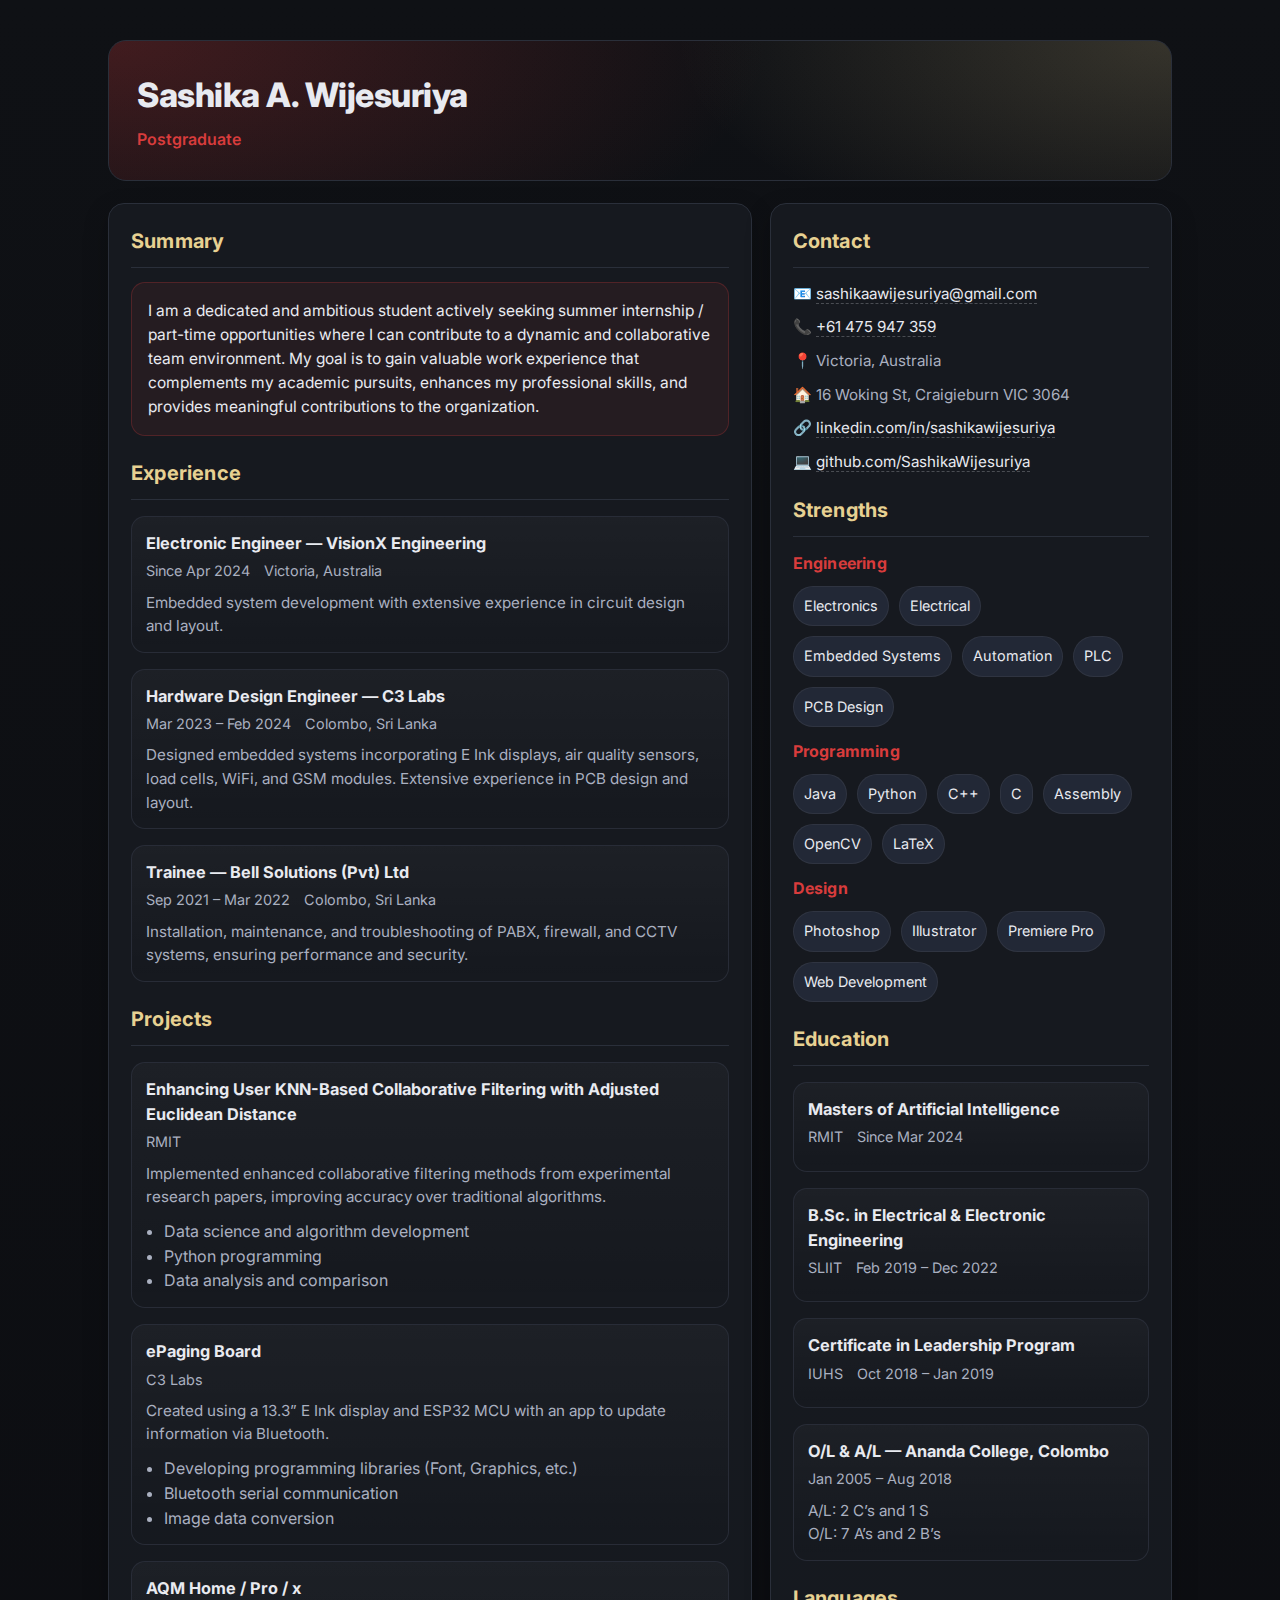
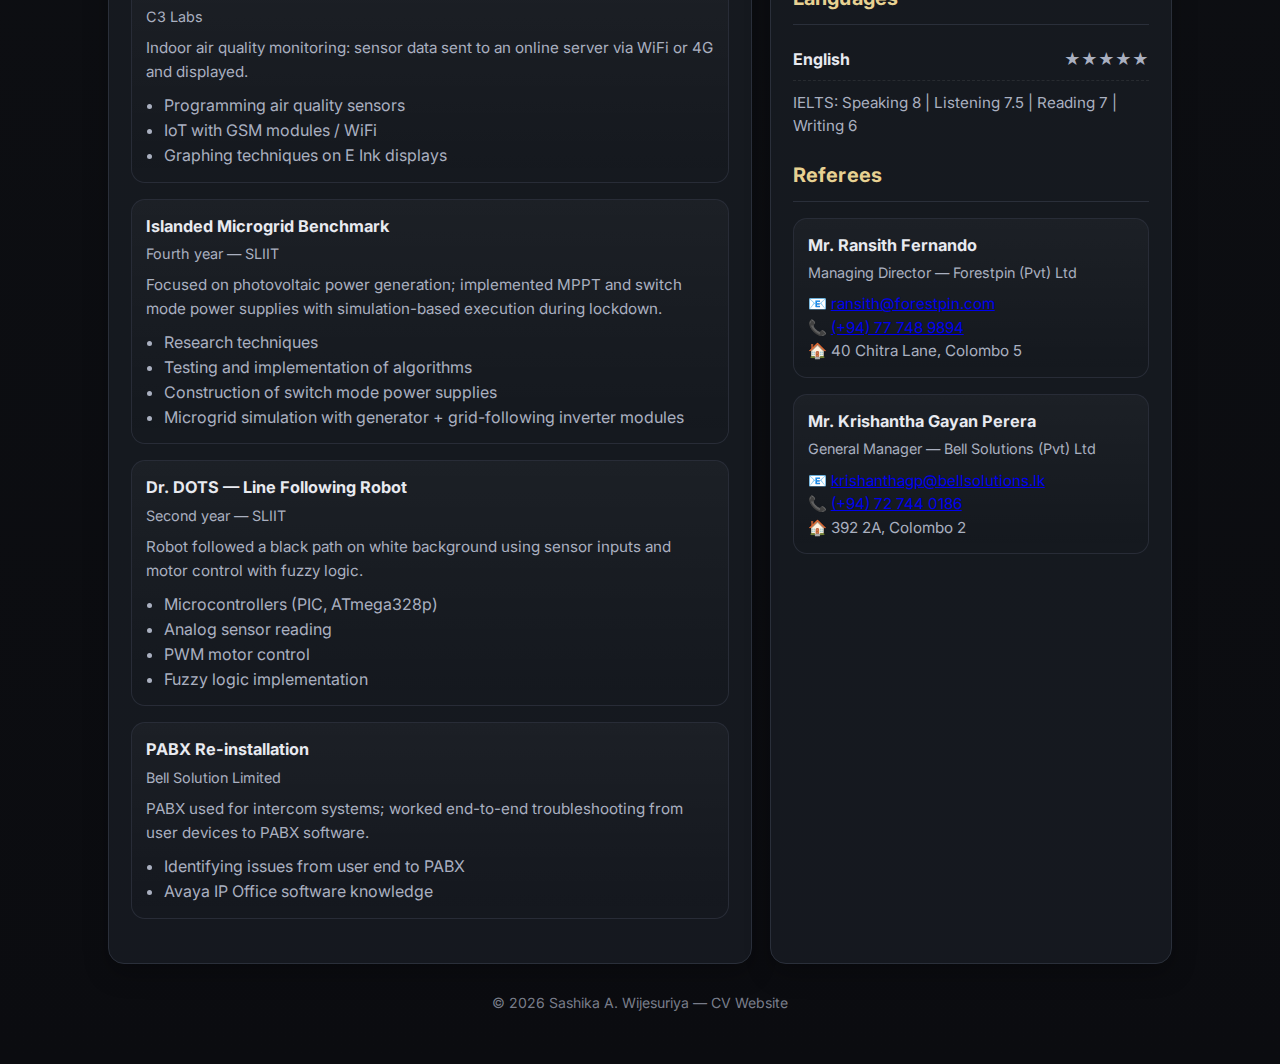
<file: MyCV.html>
<!DOCTYPE html>
<html lang="en">
<head>
  <meta charset="UTF-8" />
  <meta name="viewport" content="width=device-width, initial-scale=1.0" />
  <title>Sashika A. Wijesuriya - CV</title>

  <!-- Google Fonts -->
  <link rel="preconnect" href="https://fonts.googleapis.com">
  <link rel="preconnect" href="https://fonts.gstatic.com" crossorigin>
  <link href="https://fonts.googleapis.com/css2?family=Inter:wght@300;400;600;700&display=swap" rel="stylesheet">

  <style>
    :root{
      --bg:#0f1115;
      --card:#171a21;
      --text:#e8eaf0;
      --muted:#aab0c0;
      --accent:#d83c3c;
      --accent2:#e7d192;
      --line:#2a2f3a;
      --tag:#222836;
    }

    *{box-sizing:border-box;}
    body{
      margin:0;
      font-family:Inter, system-ui, Arial, sans-serif;
      background:linear-gradient(180deg, #0f1115, #0b0c10);
      color:var(--text);
      line-height:1.55;
    }

    .container{
      max-width:1100px;
      margin:0 auto;
      padding:40px 18px;
    }

    header{
      background: radial-gradient(1200px 500px at 0% 0%, rgba(216,60,60,0.25), transparent 55%),
                  radial-gradient(900px 400px at 100% 0%, rgba(231,209,146,0.18), transparent 55%);
      border:1px solid var(--line);
      border-radius:18px;
      padding:28px;
      margin-bottom:22px;
    }

    .name{
      font-size:2.1rem;
      font-weight:800;
      margin:0;
      letter-spacing:-0.5px;
    }

    .tagline{
      margin-top:6px;
      display:inline-block;
      color:var(--accent);
      font-weight:600;
      font-size:1rem;
    }

    .grid{
      display:grid;
      grid-template-columns: 1.6fr 1fr;
      gap:18px;
    }

    @media (max-width:900px){
      .grid{grid-template-columns:1fr;}
      header{padding:22px;}
    }

    .card{
      background:rgba(23,26,33,0.92);
      border:1px solid var(--line);
      border-radius:16px;
      padding:22px;
      box-shadow: 0 10px 25px rgba(0,0,0,0.25);
    }

    h2{
      margin:0 0 14px 0;
      font-size:1.25rem;
      padding-bottom:10px;
      border-bottom:1px solid var(--line);
      color:var(--accent2);
      letter-spacing:0.2px;
    }

    .contact-item{
      margin:10px 0;
      color:var(--muted);
      font-size:0.95rem;
    }

    .contact-item a{
      color:var(--text);
      text-decoration:none;
      border-bottom:1px dashed rgba(232,234,240,0.25);
    }

    .contact-item a:hover{
      border-bottom:1px solid var(--accent);
      color:var(--accent);
    }

    .section{
      margin-bottom:22px;
    }

    .event{
      margin:16px 0;
      padding:14px;
      border:1px solid rgba(42,47,58,0.9);
      border-radius:14px;
      background:linear-gradient(180deg, rgba(255,255,255,0.03), rgba(255,255,255,0));
    }

    .event-title{
      font-weight:700;
      font-size:1.02rem;
      margin:0 0 4px 0;
      color:var(--text);
    }

    .event-meta{
      display:flex;
      gap:14px;
      flex-wrap:wrap;
      font-size:0.9rem;
      color:var(--muted);
      margin-bottom:8px;
    }

    .event p{
      margin:0;
      color:var(--muted);
      font-size:0.95rem;
    }

    ul{
      margin:10px 0 0 18px;
      padding:0;
      color:var(--muted);
    }

    .tags{
      display:flex;
      flex-wrap:wrap;
      gap:10px;
      margin-top:10px;
    }

    .tag{
      background:var(--tag);
      border:1px solid rgba(255,255,255,0.06);
      padding:8px 10px;
      border-radius:999px;
      font-size:0.9rem;
      color:var(--text);
    }

    .quote{
      background:rgba(216,60,60,0.08);
      border:1px solid rgba(216,60,60,0.25);
      padding:16px;
      border-radius:14px;
      color:var(--text);
      font-size:0.97rem;
    }

    .split-subtitle{
      margin-top:12px;
      font-weight:700;
      color:var(--accent);
      letter-spacing:0.2px;
    }

    .rating{
      display:flex;
      justify-content:space-between;
      align-items:center;
      gap:10px;
      padding:8px 0;
      border-bottom:1px dashed rgba(255,255,255,0.08);
      color:var(--muted);
    }
    .rating strong{color:var(--text);}

    footer{
      text-align:center;
      padding:28px 0 10px 0;
      color:rgba(170,176,192,0.7);
      font-size:0.88rem;
    }
  </style>
</head>

<body>
  <div class="container">

    <header>
      <h1 class="name">Sashika A. Wijesuriya</h1>
      <div class="tagline">Postgraduate</div>
    </header>

    <div class="grid">

      <!-- LEFT COLUMN -->
      <main class="card">

        <section class="section">
          <h2>Summary</h2>
          <div class="quote">
            I am a dedicated and ambitious student actively seeking summer internship / part-time opportunities where I can contribute to a dynamic and collaborative team environment. My goal is to gain valuable work experience that complements my academic pursuits, enhances my professional skills, and provides meaningful contributions to the organization.
          </div>
        </section>

        <section class="section">
          <h2>Experience</h2>

          <div class="event">
            <div class="event-title">Electronic Engineer — VisionX Engineering</div>
            <div class="event-meta">
              <span>Since Apr 2024</span>
              <span>Victoria, Australia</span>
            </div>
            <p>Embedded system development with extensive experience in circuit design and layout.</p>
          </div>

          <div class="event">
            <div class="event-title">Hardware Design Engineer — C3 Labs</div>
            <div class="event-meta">
              <span>Mar 2023 – Feb 2024</span>
              <span>Colombo, Sri Lanka</span>
            </div>
            <p>Designed embedded systems incorporating E Ink displays, air quality sensors, load cells, WiFi, and GSM modules. Extensive experience in PCB design and layout.</p>
          </div>

          <div class="event">
            <div class="event-title">Trainee — Bell Solutions (Pvt) Ltd</div>
            <div class="event-meta">
              <span>Sep 2021 – Mar 2022</span>
              <span>Colombo, Sri Lanka</span>
            </div>
            <p>Installation, maintenance, and troubleshooting of PABX, firewall, and CCTV systems, ensuring performance and security.</p>
          </div>

        </section>

        <section class="section">
          <h2>Projects</h2>

          <div class="event">
            <div class="event-title">Enhancing User KNN-Based Collaborative Filtering with Adjusted Euclidean Distance</div>
            <div class="event-meta">
              <span>RMIT</span>
            </div>
            <p>Implemented enhanced collaborative filtering methods from experimental research papers, improving accuracy over traditional algorithms.</p>
            <ul>
              <li>Data science and algorithm development</li>
              <li>Python programming</li>
              <li>Data analysis and comparison</li>
            </ul>
          </div>

          <div class="event">
            <div class="event-title">ePaging Board</div>
            <div class="event-meta">
              <span>C3 Labs</span>
            </div>
            <p>Created using a 13.3” E Ink display and ESP32 MCU with an app to update information via Bluetooth.</p>
            <ul>
              <li>Developing programming libraries (Font, Graphics, etc.)</li>
              <li>Bluetooth serial communication</li>
              <li>Image data conversion</li>
            </ul>
          </div>

          <div class="event">
            <div class="event-title">AQM Home / Pro / x</div>
            <div class="event-meta">
              <span>C3 Labs</span>
            </div>
            <p>Indoor air quality monitoring: sensor data sent to an online server via WiFi or 4G and displayed.</p>
            <ul>
              <li>Programming air quality sensors</li>
              <li>IoT with GSM modules / WiFi</li>
              <li>Graphing techniques on E Ink displays</li>
            </ul>
          </div>

          <div class="event">
            <div class="event-title">Islanded Microgrid Benchmark</div>
            <div class="event-meta">
              <span>Fourth year — SLIIT</span>
            </div>
            <p>Focused on photovoltaic power generation; implemented MPPT and switch mode power supplies with simulation-based execution during lockdown.</p>
            <ul>
              <li>Research techniques</li>
              <li>Testing and implementation of algorithms</li>
              <li>Construction of switch mode power supplies</li>
              <li>Microgrid simulation with generator + grid-following inverter modules</li>
            </ul>
          </div>

          <div class="event">
            <div class="event-title">Dr. DOTS — Line Following Robot</div>
            <div class="event-meta">
              <span>Second year — SLIIT</span>
            </div>
            <p>Robot followed a black path on white background using sensor inputs and motor control with fuzzy logic.</p>
            <ul>
              <li>Microcontrollers (PIC, ATmega328p)</li>
              <li>Analog sensor reading</li>
              <li>PWM motor control</li>
              <li>Fuzzy logic implementation</li>
            </ul>
          </div>

          <div class="event">
            <div class="event-title">PABX Re-installation</div>
            <div class="event-meta">
              <span>Bell Solution Limited</span>
            </div>
            <p>PABX used for intercom systems; worked end-to-end troubleshooting from user devices to PABX software.</p>
            <ul>
              <li>Identifying issues from user end to PABX</li>
              <li>Avaya IP Office software knowledge</li>
            </ul>
          </div>

        </section>

      </main>

      <!-- RIGHT COLUMN -->
      <aside class="card">

        <section class="section">
          <h2>Contact</h2>
          <div class="contact-item">📧 <a href="mailto:sashikaawijesuriya@gmail.com">sashikaawijesuriya@gmail.com</a></div>
          <div class="contact-item">📞 <a href="tel:+61475947359">+61 475 947 359</a></div>
          <div class="contact-item">📍 Victoria, Australia</div>
          <div class="contact-item">🏠 16 Woking St, Craigieburn VIC 3064</div>
          <div class="contact-item">🔗 <a href="https://linkedin.com/in/sashikawijesuriya" target="_blank">linkedin.com/in/sashikawijesuriya</a></div>
          <div class="contact-item">💻 <a href="https://github.com/SashikaWijesuriya" target="_blank">github.com/SashikaWijesuriya</a></div>
        </section>

        <section class="section">
          <h2>Strengths</h2>

          <div class="split-subtitle">Engineering</div>
          <div class="tags">
            <span class="tag">Electronics</span>
            <span class="tag">Electrical</span>
            <span class="tag">Embedded Systems</span>
            <span class="tag">Automation</span>
            <span class="tag">PLC</span>
            <span class="tag">PCB Design</span>
          </div>

          <div class="split-subtitle">Programming</div>
          <div class="tags">
            <span class="tag">Java</span>
            <span class="tag">Python</span>
            <span class="tag">C++</span>
            <span class="tag">C</span>
            <span class="tag">Assembly</span>
            <span class="tag">OpenCV</span>
            <span class="tag">LaTeX</span>
          </div>

          <div class="split-subtitle">Design</div>
          <div class="tags">
            <span class="tag">Photoshop</span>
            <span class="tag">Illustrator</span>
            <span class="tag">Premiere Pro</span>
            <span class="tag">Web Development</span>
          </div>
        </section>

        <section class="section">
          <h2>Education</h2>

          <div class="event">
            <div class="event-title">Masters of Artificial Intelligence</div>
            <div class="event-meta"><span>RMIT</span><span>Since Mar 2024</span></div>
          </div>

          <div class="event">
            <div class="event-title">B.Sc. in Electrical & Electronic Engineering</div>
            <div class="event-meta"><span>SLIIT</span><span>Feb 2019 – Dec 2022</span></div>
          </div>

          <div class="event">
            <div class="event-title">Certificate in Leadership Program</div>
            <div class="event-meta"><span>IUHS</span><span>Oct 2018 – Jan 2019</span></div>
          </div>

          <div class="event">
            <div class="event-title">O/L & A/L — Ananda College, Colombo</div>
            <div class="event-meta"><span>Jan 2005 – Aug 2018</span></div>
            <p>A/L: 2 C’s and 1 S<br>O/L: 7 A’s and 2 B’s</p>
          </div>
        </section>

        <section class="section">
          <h2>Languages</h2>
          <div class="rating"><strong>English</strong> <span>★★★★★</span></div>
          <div class="contact-item">IELTS: Speaking 8 | Listening 7.5 | Reading 7 | Writing 6</div>
        </section>

        <section class="section">
          <h2>Referees</h2>

          <div class="event">
            <div class="event-title">Mr. Ransith Fernando</div>
            <div class="event-meta"><span>Managing Director — Forestpin (Pvt) Ltd</span></div>
            <p>
              📧 <a href="mailto:ransith@forestpin.com">ransith@forestpin.com</a><br>
              📞 <a href="tel:+94777489894">(+94) 77 748 9894</a><br>
              🏠 40 Chitra Lane, Colombo 5
            </p>
          </div>

          <div class="event">
            <div class="event-title">Mr. Krishantha Gayan Perera</div>
            <div class="event-meta"><span>General Manager — Bell Solutions (Pvt) Ltd</span></div>
            <p>
              📧 <a href="mailto:krishanthagp@bellsolutions.lk">krishanthagp@bellsolutions.lk</a><br>
              📞 <a href="tel:+94727440186">(+94) 72 744 0186</a><br>
              🏠 392 2A, Colombo 2
            </p>
          </div>
        </section>

      </aside>

    </div>

    <footer>
      © <span id="year"></span> Sashika A. Wijesuriya — CV Website
    </footer>

  </div>

  <script>
    document.getElementById("year").textContent = new Date().getFullYear();
  </script>
</body>
</html>
</file>
